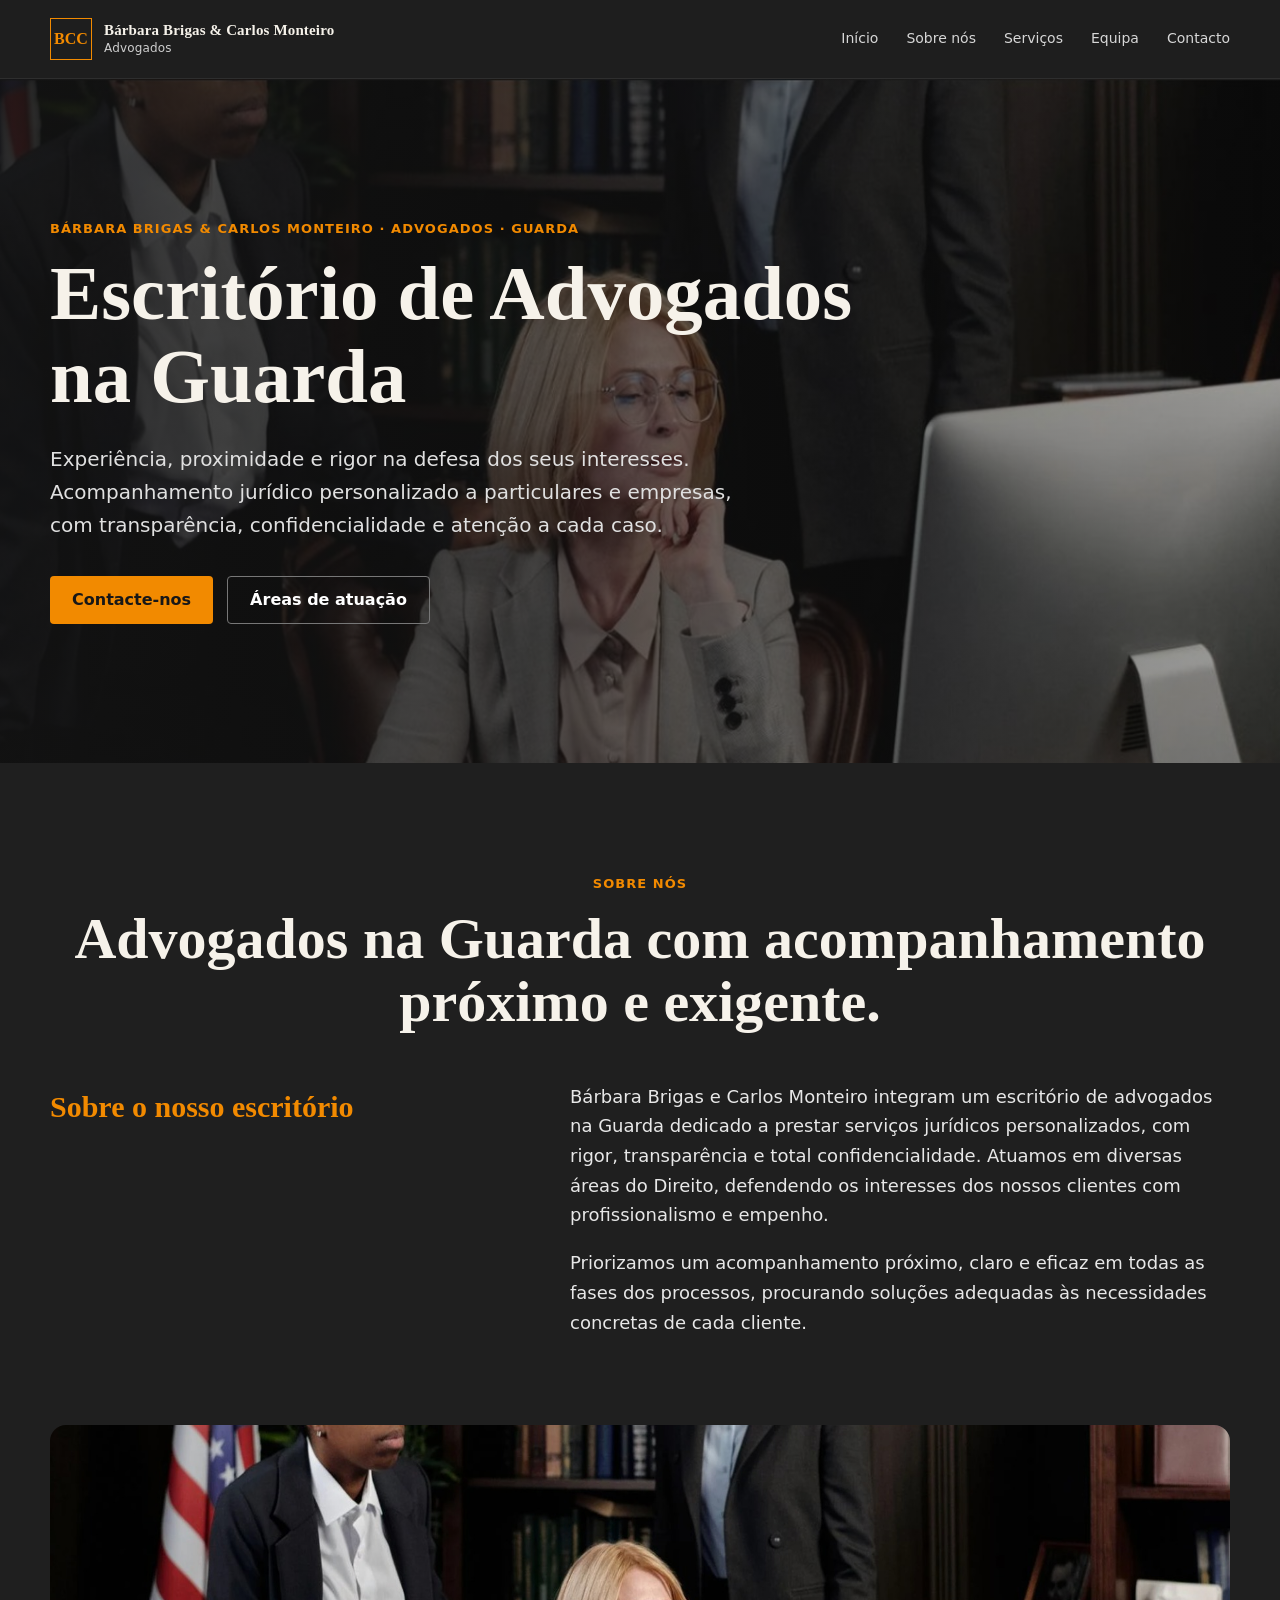
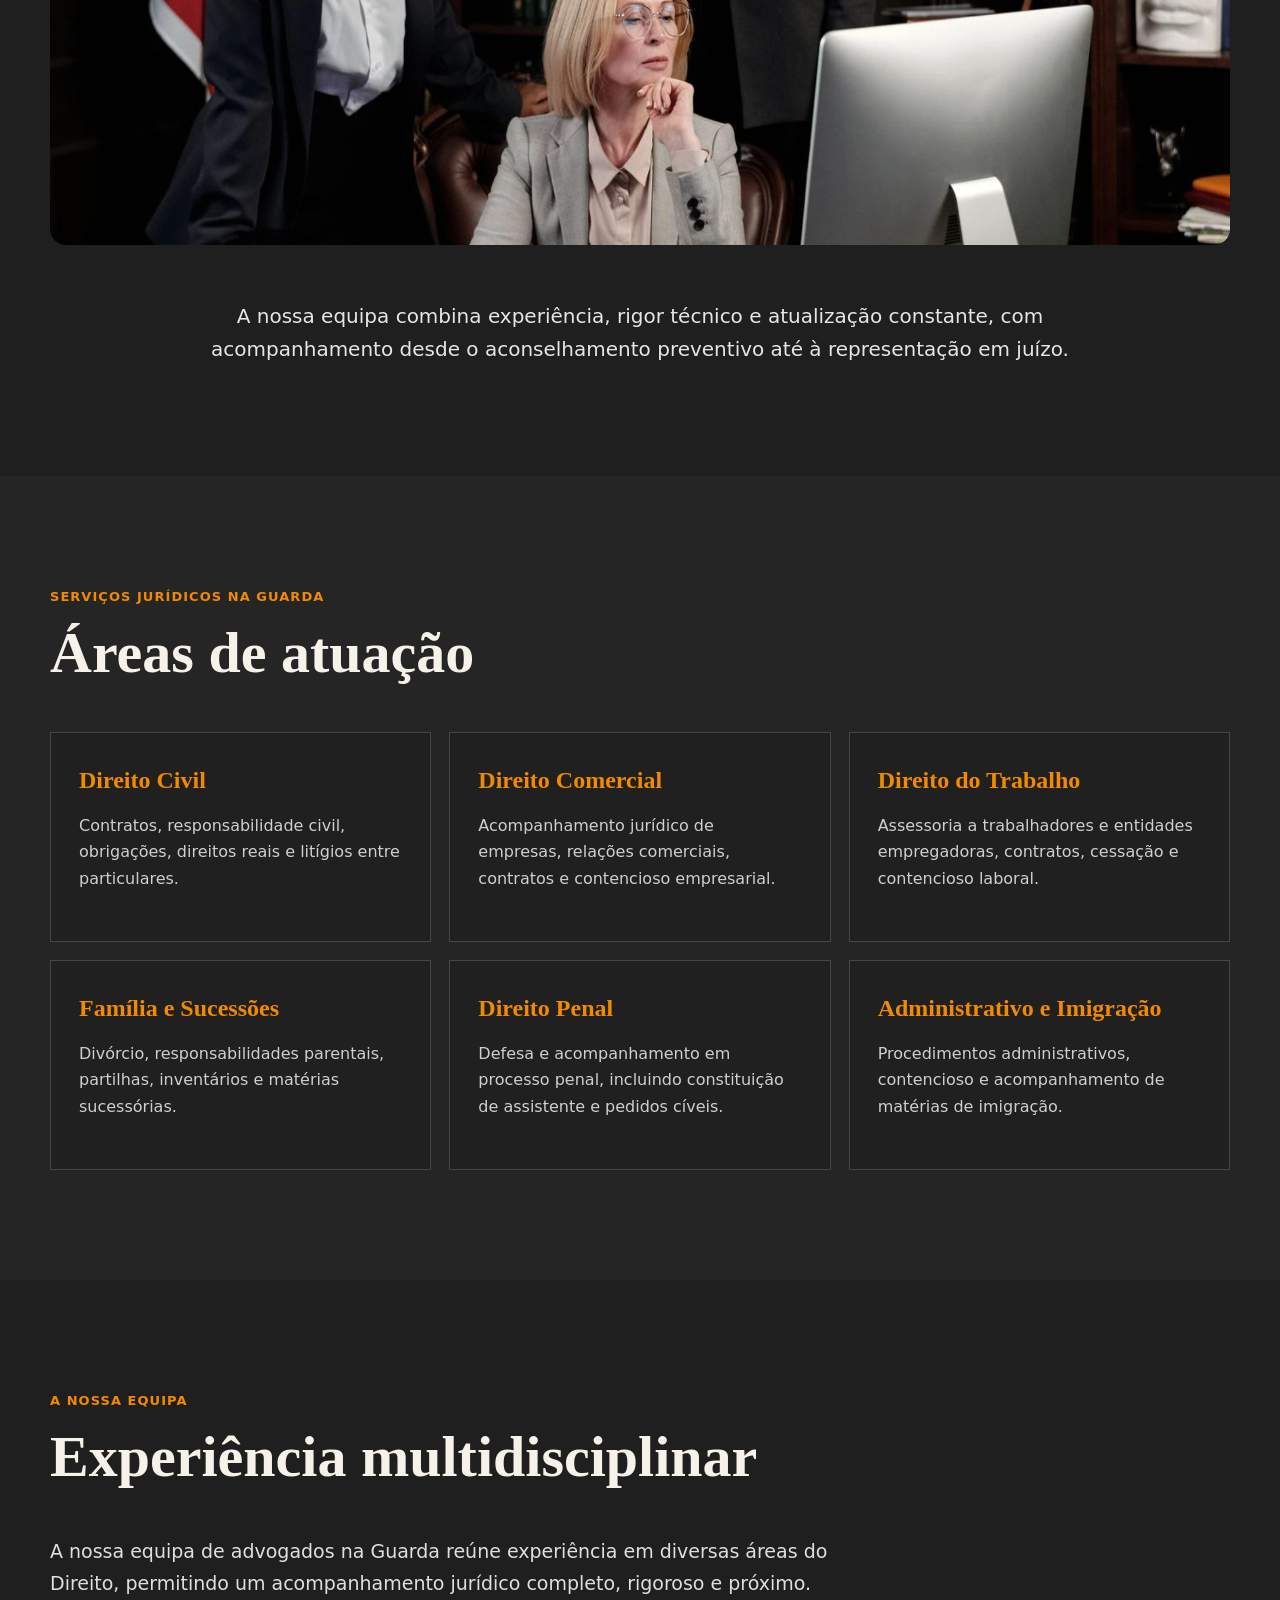
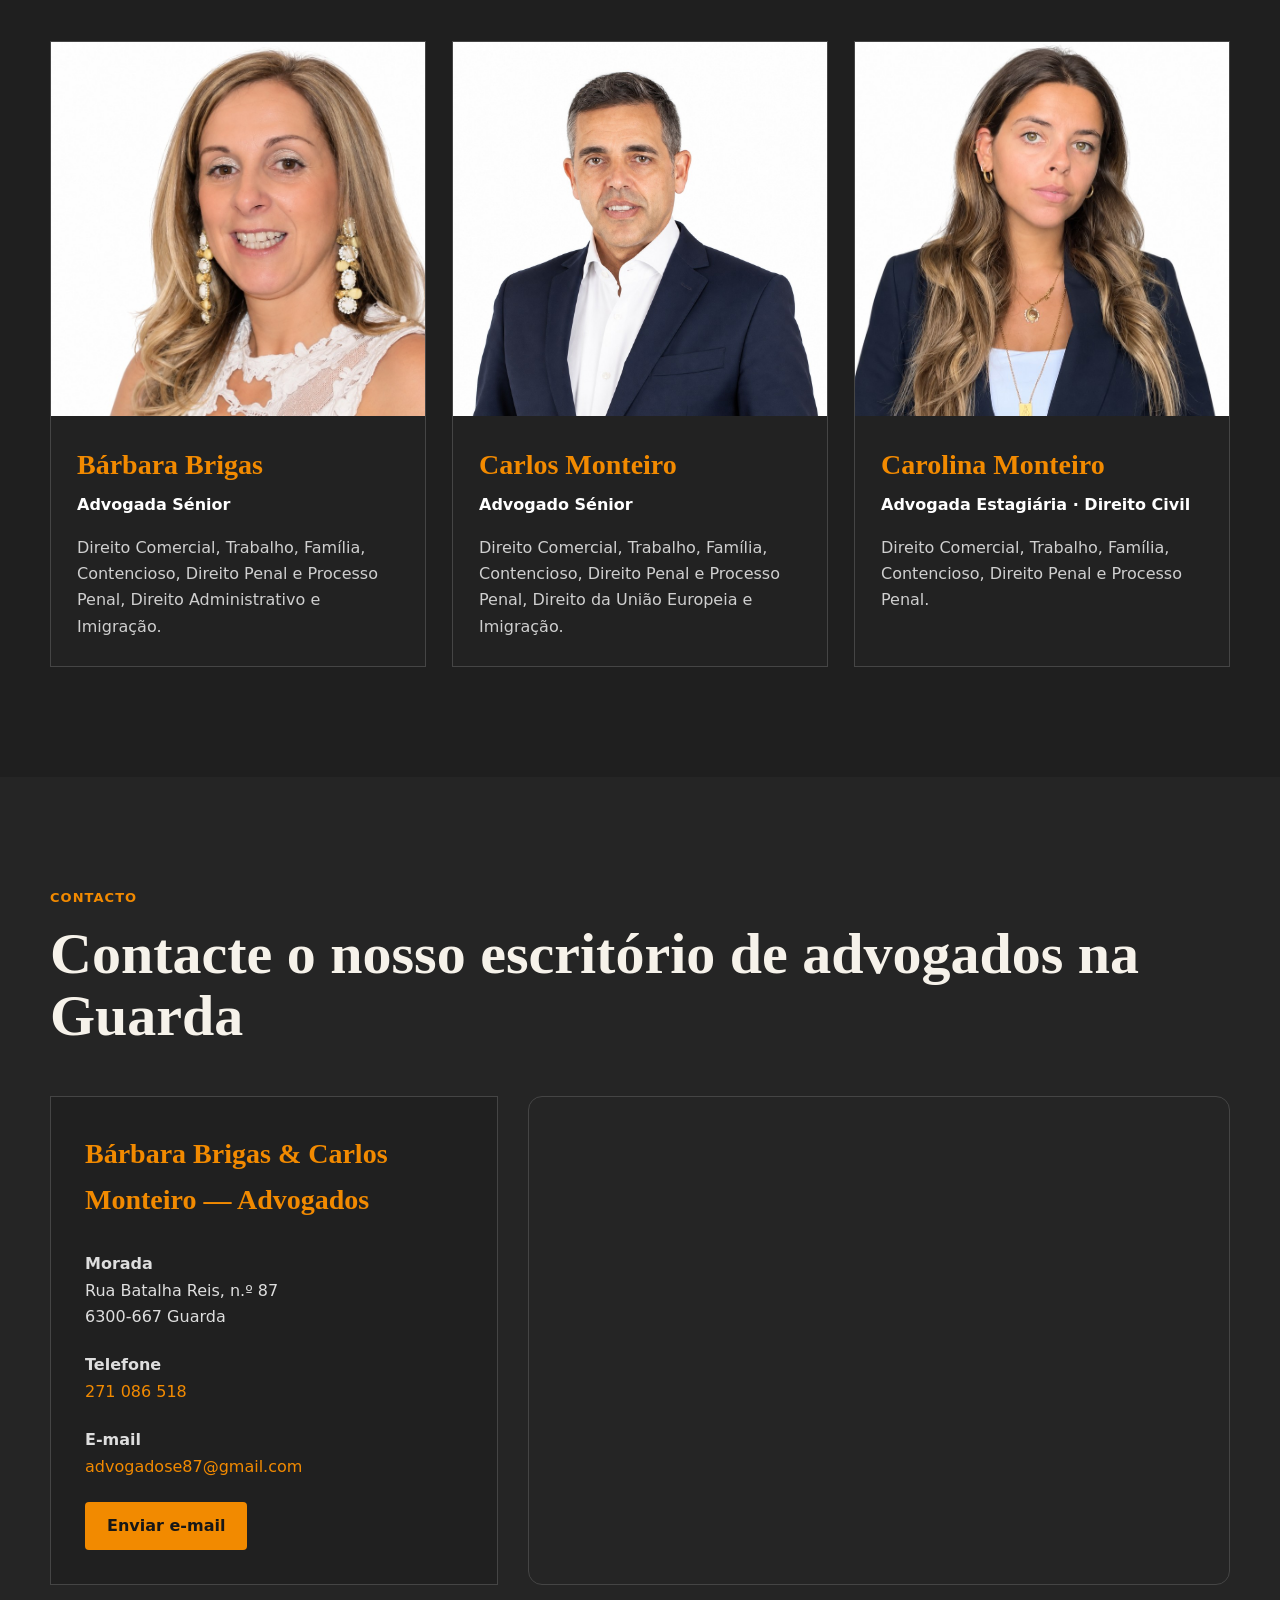
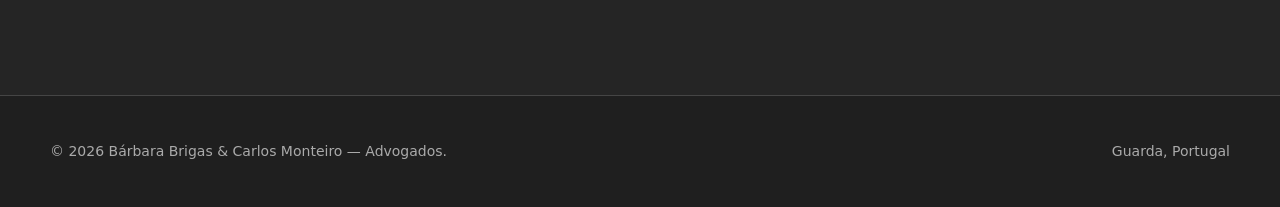
<file: index.html>
<!doctype html>
<html lang="pt-PT">
<head>
  <meta charset="utf-8">
  <meta name="viewport" content="width=device-width, initial-scale=1">
  <title>Escritório de Advogados na Guarda | Bárbara Brigas & Carlos Monteiro</title>
  <meta name="description" content="Bárbara Brigas e Carlos Monteiro — escritório de advogados na Guarda. Acompanhamento jurídico a particulares e empresas em Direito Civil, Comercial, Trabalho, Família, Penal, Administrativo e Imigração.">
  <meta name="robots" content="index,follow,max-image-preview:large">
  <meta name="theme-color" content="#1f1f1f">
  <link rel="canonical" href="https://carolinamonteiro4913-cmyk.github.io/barbara-brigas-carlos-monteiro-advogados/">
  <meta property="og:type" content="website"><meta property="og:locale" content="pt_PT">
  <meta property="og:title" content="Bárbara Brigas & Carlos Monteiro | Advogados na Guarda">
  <meta property="og:description" content="Acompanhamento jurídico personalizado, rigoroso e confidencial na Guarda.">
  <meta property="og:url" content="https://carolinamonteiro4913-cmyk.github.io/barbara-brigas-carlos-monteiro-advogados/">
  <meta property="og:image" content="https://carolinamonteiro4913-cmyk.github.io/barbara-brigas-carlos-monteiro-advogados/escritorio-equipa.jpg">
  <meta name="twitter:card" content="summary_large_image"><meta name="twitter:title" content="Bárbara Brigas & Carlos Monteiro | Advogados na Guarda">
  <meta name="twitter:description" content="Acompanhamento jurídico personalizado na Guarda, para particulares e empresas.">
  <meta name="twitter:image" content="https://carolinamonteiro4913-cmyk.github.io/barbara-brigas-carlos-monteiro-advogados/escritorio-equipa.jpg">
  <link rel="stylesheet" href="style.css">
  <script type="application/ld+json">{"@context":"https://schema.org","@type":"LegalService","name":"Bárbara Brigas & Carlos Monteiro - Advogados","url":"https://carolinamonteiro4913-cmyk.github.io/barbara-brigas-carlos-monteiro-advogados/","image":"https://carolinamonteiro4913-cmyk.github.io/barbara-brigas-carlos-monteiro-advogados/escritorio-equipa.jpg","description":"Escritório de advogados na Guarda com acompanhamento jurídico a particulares e empresas.","telephone":"+351 271086518","email":"mailto:advogadose87@gmail.com","address":{"@type":"PostalAddress","streetAddress":"Rua Batalha Reis, n.º 87","postalCode":"6300-667","addressLocality":"Guarda","addressRegion":"Guarda","addressCountry":"PT"},"areaServed":{"@type":"City","name":"Guarda"}}</script>
</head>
<body>
<header class="site-header"><div class="container nav-wrap"><a href="#inicio" class="brand" aria-label="Página inicial"><span class="brand-mark">BCC</span><span class="brand-text">Bárbara Brigas & Carlos Monteiro<br><small>Advogados</small></span></a><button class="menu-toggle" aria-expanded="false" aria-controls="main-nav" aria-label="Abrir menu">☰</button><nav id="main-nav" class="main-nav" aria-label="Navegação principal"><a href="#inicio">Início</a><a href="#sobre">Sobre nós</a><a href="#servicos">Serviços</a><a href="#equipa">Equipa</a><a href="#contacto">Contacto</a></nav></div></header>
<main>
<section id="inicio" class="hero"><div class="container hero-inner"><p class="eyebrow">Bárbara Brigas & Carlos Monteiro · Advogados · Guarda</p><h1>Escritório de Advogados na Guarda</h1><p class="hero-copy">Experiência, proximidade e rigor na defesa dos seus interesses. Acompanhamento jurídico personalizado a particulares e empresas, com transparência, confidencialidade e atenção a cada caso.</p><div class="hero-actions"><a class="btn btn-primary" href="#contacto">Contacte-nos</a><a class="btn btn-ghost" href="#servicos">Áreas de atuação</a></div></div></section>
<section id="sobre" class="section"><div class="container"><div class="section-heading centered"><p class="eyebrow">Sobre nós</p><h2>Advogados na Guarda com acompanhamento próximo e exigente.</h2></div><div class="split"><div><h3>Sobre o nosso escritório</h3></div><div class="prose"><p>Bárbara Brigas e Carlos Monteiro integram um escritório de advogados na Guarda dedicado a prestar serviços jurídicos personalizados, com rigor, transparência e total confidencialidade. Atuamos em diversas áreas do Direito, defendendo os interesses dos nossos clientes com profissionalismo e empenho.</p><p>Priorizamos um acompanhamento próximo, claro e eficaz em todas as fases dos processos, procurando soluções adequadas às necessidades concretas de cada cliente.</p></div></div><img class="office-image" src="escritorio-equipa.jpg" alt="Escritório de advogados Bárbara Brigas e Carlos Monteiro na Guarda" loading="lazy"><p class="lead-center">A nossa equipa combina experiência, rigor técnico e atualização constante, com acompanhamento desde o aconselhamento preventivo até à representação em juízo.</p></div></section>
<section id="servicos" class="section section-alt"><div class="container"><div class="section-heading"><p class="eyebrow">Serviços jurídicos na Guarda</p><h2>Áreas de atuação</h2></div><div class="services-grid"><article class="service-card"><h3>Direito Civil</h3><p>Contratos, responsabilidade civil, obrigações, direitos reais e litígios entre particulares.</p></article><article class="service-card"><h3>Direito Comercial</h3><p>Acompanhamento jurídico de empresas, relações comerciais, contratos e contencioso empresarial.</p></article><article class="service-card"><h3>Direito do Trabalho</h3><p>Assessoria a trabalhadores e entidades empregadoras, contratos, cessação e contencioso laboral.</p></article><article class="service-card"><h3>Família e Sucessões</h3><p>Divórcio, responsabilidades parentais, partilhas, inventários e matérias sucessórias.</p></article><article class="service-card"><h3>Direito Penal</h3><p>Defesa e acompanhamento em processo penal, incluindo constituição de assistente e pedidos cíveis.</p></article><article class="service-card"><h3>Administrativo e Imigração</h3><p>Procedimentos administrativos, contencioso e acompanhamento de matérias de imigração.</p></article></div></div></section>
<section id="equipa" class="section"><div class="container"><div class="section-heading"><p class="eyebrow">A nossa equipa</p><h2>Experiência multidisciplinar</h2></div><p class="team-intro">A nossa equipa de advogados na Guarda reúne experiência em diversas áreas do Direito, permitindo um acompanhamento jurídico completo, rigoroso e próximo.</p><div class="team-grid"><article class="team-card"><img src="barbara-brigas.jpg" alt="Bárbara Brigas, advogada na Guarda" loading="lazy"><div class="team-body"><h3>Bárbara Brigas</h3><p class="role">Advogada Sénior</p><p>Direito Comercial, Trabalho, Família, Contencioso, Direito Penal e Processo Penal, Direito Administrativo e Imigração.</p></div></article><article class="team-card"><img src="carlos-monteiro.jpg" alt="Carlos Monteiro, advogado na Guarda" loading="lazy"><div class="team-body"><h3>Carlos Monteiro</h3><p class="role">Advogado Sénior</p><p>Direito Comercial, Trabalho, Família, Contencioso, Direito Penal e Processo Penal, Direito da União Europeia e Imigração.</p></div></article><article class="team-card"><img src="carolina-monteiro.jpg" alt="Carolina Monteiro, advogada estagiária na Guarda" loading="lazy"><div class="team-body"><h3>Carolina Monteiro</h3><p class="role">Advogada Estagiária · Direito Civil</p><p>Direito Comercial, Trabalho, Família, Contencioso, Direito Penal e Processo Penal.</p></div></article></div></div></section>
<section id="contacto" class="section section-alt"><div class="container"><div class="section-heading"><p class="eyebrow">Contacto</p><h2>Contacte o nosso escritório de advogados na Guarda</h2></div><div class="contact-grid"><div class="contact-card"><h3>Bárbara Brigas & Carlos Monteiro — Advogados</h3><p><strong>Morada</strong><br>Rua Batalha Reis, n.º 87<br>6300-667 Guarda</p><p><strong>Telefone</strong><br><a href="tel:+351271086518">271 086 518</a></p><p><strong>E-mail</strong><br><a href="mailto:advogadose87@gmail.com">advogadose87@gmail.com</a></p><a class="btn btn-primary" href="mailto:advogadose87@gmail.com">Enviar e-mail</a></div><div class="map-wrap"><iframe title="Mapa do escritório de advogados na Guarda" src="https://www.google.com/maps?q=Rua%20Batalha%20Reis%2087%2C%20Guarda%2C%20Portugal&output=embed" loading="lazy" referrerpolicy="no-referrer-when-downgrade"></iframe></div></div></div></section>
</main>
<footer><div class="container footer-inner"><p>© <span id="year"></span> Bárbara Brigas & Carlos Monteiro — Advogados.</p><p>Guarda, Portugal</p></div></footer>
<script>const btn=document.querySelector('.menu-toggle');const nav=document.querySelector('.main-nav');btn.addEventListener('click',()=>{const open=btn.getAttribute('aria-expanded')==='true';btn.setAttribute('aria-expanded',String(!open));nav.classList.toggle('open');});document.querySelectorAll('.main-nav a').forEach(a=>a.addEventListener('click',()=>{nav.classList.remove('open');btn.setAttribute('aria-expanded','false');}));document.getElementById('year').textContent=new Date().getFullYear();</script>
</body></html>
</file>
<file: style.css>
:root{
  --bg:#1f1f1f;
  --bg-2:#252525;
  --text:#f6f2ea;
  --muted:#cfcfcf;
  --accent:#f28a00;
  --line:#454545;
  --max:1180px;
  --serif:Georgia, "Times New Roman", serif;
  --sans:Inter, ui-sans-serif, system-ui, -apple-system, BlinkMacSystemFont, "Segoe UI", sans-serif;
}
*{box-sizing:border-box}
html{scroll-behavior:smooth}
body{margin:0;background:var(--bg);color:var(--text);font-family:var(--sans);line-height:1.65}
img{max-width:100%;display:block}
a{color:inherit}
.container{width:min(calc(100% - 40px),var(--max));margin:auto}
.site-header{position:sticky;top:0;z-index:50;background:rgba(31,31,31,.94);backdrop-filter:blur(12px);border-bottom:1px solid rgba(255,255,255,.07)}
.nav-wrap{min-height:78px;display:flex;align-items:center;justify-content:space-between;gap:24px}
.brand{display:flex;align-items:center;gap:12px;text-decoration:none}
.brand-mark{width:42px;height:42px;border:1px solid var(--accent);display:grid;place-items:center;color:var(--accent);font:700 16px var(--serif)}
.brand-text{font:700 15px/1.15 var(--serif);letter-spacing:.01em}
.brand-text small{font:500 12px var(--sans);color:var(--muted)}
.main-nav{display:flex;gap:28px}
.main-nav a{text-decoration:none;color:#d7d7d7;font-size:14px}
.main-nav a:hover{color:var(--accent)}
.menu-toggle{display:none;background:none;border:1px solid var(--line);color:#fff;font-size:24px;padding:6px 10px;border-radius:6px}

.hero{
  min-height:76vh;
  display:flex;
  align-items:center;
  background-color:#1f1f1f;
  background-image:linear-gradient(90deg,rgba(20,20,20,.86),rgba(20,20,20,.42)),url("https://carolinamonteiro4913-cmyk.github.io/barbara-brigas-carlos-monteiro-advogados/escritorio-equipa.jpg?v=20260910");
  background-position:center;
  background-size:cover;
  background-repeat:no-repeat;
}
.hero-inner{padding:110px 0}
.eyebrow{margin:0 0 14px;color:var(--accent);font-weight:700;letter-spacing:.08em;text-transform:uppercase;font-size:13px}
.hero h1,.section h2{font-family:var(--serif);font-weight:700;line-height:1.08}
.hero h1{font-size:clamp(42px,6vw,78px);max-width:900px;margin:0 0 24px}
.hero-copy{font-size:20px;max-width:720px;color:#e0e0e0}
.hero-actions{display:flex;gap:14px;flex-wrap:wrap;margin-top:34px}
.btn{display:inline-flex;align-items:center;justify-content:center;min-height:48px;padding:0 22px;border-radius:4px;text-decoration:none;font-weight:700}
.btn-primary{background:var(--accent);color:#171717}
.btn-primary:hover{filter:brightness(1.06)}
.btn-ghost{border:1px solid #777;color:white}
.btn-ghost:hover{border-color:var(--accent);color:var(--accent)}

.section{padding:110px 0}
.section-alt{background:var(--bg-2)}
.section-heading{margin-bottom:48px}
.section-heading.centered{text-align:center}
.section h2{font-size:clamp(36px,5vw,58px);margin:0}
.section h3{font-family:var(--serif);font-size:30px;color:var(--accent);margin-top:0}
.split{display:grid;grid-template-columns:.8fr 1.2fr;gap:80px;align-items:start;margin-bottom:70px}
.prose p{margin-top:0;color:#e7e7e7;font-size:18px}
.office-image{width:100%;height:420px;object-fit:cover;border-radius:16px}
.lead-center{max-width:940px;text-align:center;margin:55px auto 0;font-size:20px;color:#e6e6e6}

.services-grid{display:grid;grid-template-columns:repeat(3,1fr);gap:18px}
.service-card{padding:28px;border:1px solid var(--line);background:#202020;min-height:210px}
.service-card h3{font-size:24px;margin-bottom:12px}
.service-card p{margin:0;color:var(--muted)}

.team-intro{max-width:780px;font-size:19px;color:#dfdfdf;margin-bottom:42px}
.team-grid{display:grid;grid-template-columns:repeat(3,1fr);gap:26px}
.team-card{background:#222;border:1px solid var(--line);overflow:hidden}
.team-card img{width:100%;aspect-ratio:1/1;object-fit:cover;background:#fff}
.team-body{padding:26px}
.team-card h3{font-size:28px;margin-bottom:4px}
.role{color:#fff;font-weight:700;margin-top:0}
.team-card p:last-child{color:var(--muted);margin-bottom:0}

.contact-grid{display:grid;grid-template-columns:.78fr 1.22fr;gap:30px;align-items:stretch}
.contact-card{border:1px solid var(--line);padding:34px;background:#202020}
.contact-card h3{font-size:28px}
.contact-card p{color:#dedede;margin:22px 0}
.contact-card a:not(.btn){color:var(--accent);text-decoration:none}
.map-wrap{min-height:460px;border-radius:14px;overflow:hidden;border:1px solid var(--line)}
.map-wrap iframe{width:100%;height:100%;min-height:460px;border:0}

footer{border-top:1px solid var(--line);padding:30px 0}
.footer-inner{display:flex;justify-content:space-between;gap:20px;color:#aaa;font-size:14px}

@media (max-width:900px){
  .menu-toggle{display:block}
  .main-nav{display:none;position:absolute;left:20px;right:20px;top:72px;flex-direction:column;background:#242424;padding:20px;border:1px solid var(--line)}
  .main-nav.open{display:flex}
  .split,.contact-grid{grid-template-columns:1fr;gap:35px}
  .services-grid{grid-template-columns:repeat(2,1fr)}
  .team-grid{grid-template-columns:1fr}
  .team-card{display:grid;grid-template-columns:220px 1fr}
  .team-card img{height:100%;aspect-ratio:auto}
}
@media (max-width:620px){
  .container{width:min(calc(100% - 28px),var(--max))}
  .section{padding:78px 0}
  .hero{min-height:72vh}
  .hero-inner{padding:80px 0}
  .hero-copy{font-size:18px}
  .services-grid{grid-template-columns:1fr}
  .team-card{display:block}
  .footer-inner{flex-direction:column}
  .brand-text{font-size:13px}
}
</file>
